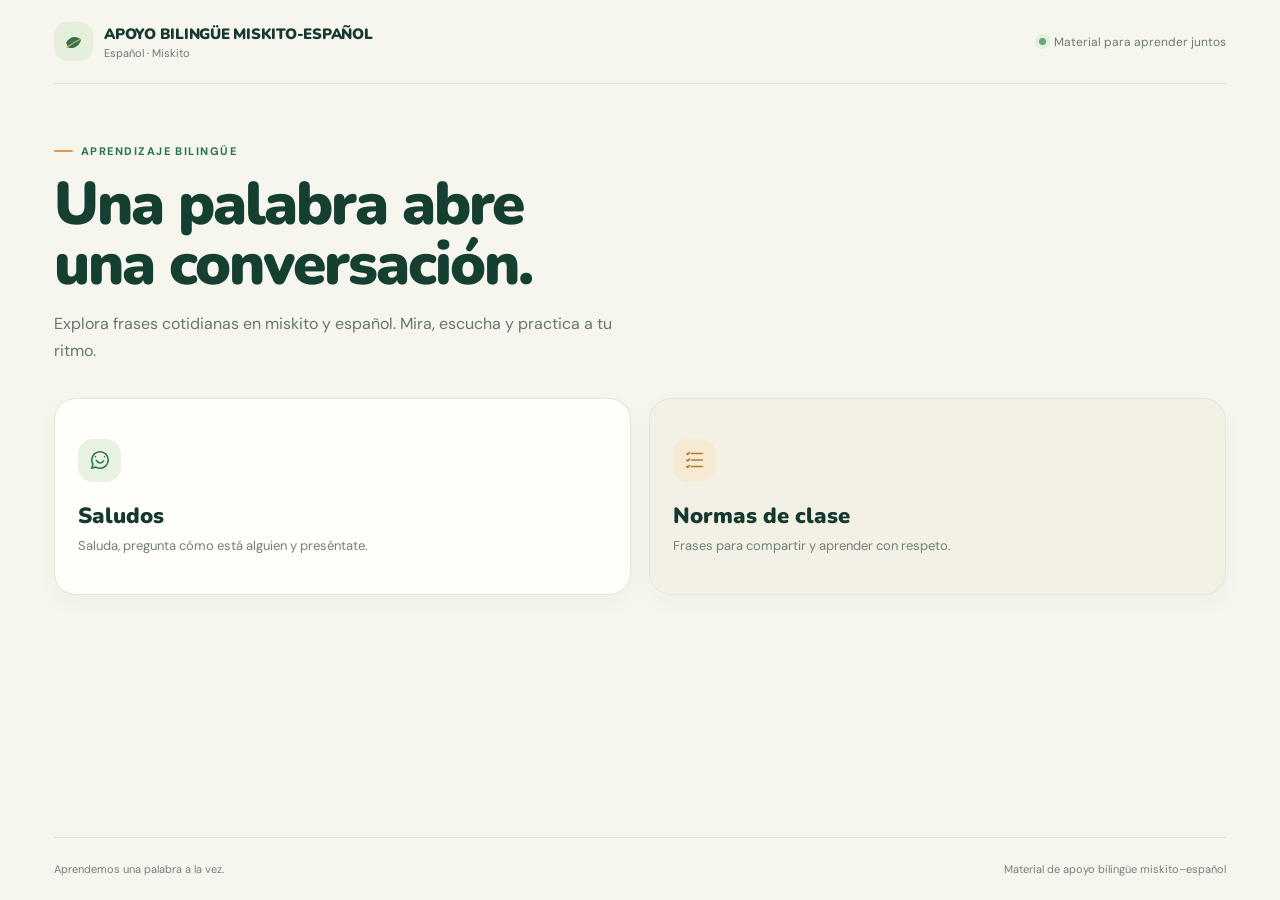
<file: index.html>
<!doctype html>
<html lang="es">
<head>
  <meta charset="utf-8">
  <meta name="viewport" content="width=device-width, initial-scale=1">
  <meta name="theme-color" content="#f7f6ee">
  <meta name="description" content="Aprende saludos y frases cotidianas en miskito y español.">
  <title>APOYO BILINGÜE MISKITO-ESPAÑOL</title>
  <link rel="stylesheet" href="styles.css?v=5">
</head>
<body>
  <div class="app-shell">
    <header class="topbar">
      <a class="brand" href="#menu" aria-label="Ir al menú">
        <span class="brand-mark" aria-hidden="true"><svg viewBox="0 0 40 40"><path d="M8 22c6-10 16-12 24-5-2 9-10 15-20 13l-4-8Z"/><path d="M10 29c7-5 13-9 20-12"/></svg></span>
        <span><strong>APOYO BILINGÜE MISKITO-ESPAÑOL</strong><small>Español · Miskito</small></span>
      </a>
      <div class="topbar-note"><span class="online-dot"></span> Material para aprender juntos</div>
    </header>

    <main id="app" tabindex="-1"></main>

    <footer class="footer"><span>Aprendemos una palabra a la vez.</span><span>Material de apoyo bilingüe miskito–español</span></footer>
  </div>
  <div class="toast" role="status" aria-live="polite"></div>
  <script src="app.js?v=4"></script>
</body>
</html>
</file>
<file: styles.css>
@import url('https://fonts.googleapis.com/css2?family=DM+Sans:wght@400;500;600;700&family=Nunito:wght@600;700;800;900&display=swap');

:root{--ink:#16382f;--muted:#677a6f;--green:#277654;--green-dark:#1b5a40;--lime:#eaf2db;--cream:#f7f6ee;--paper:#fffefa;--line:#e5e8dc;--orange:#e89748;--shadow:0 16px 40px rgba(32,69,49,.08)}
*{box-sizing:border-box}
html{scroll-behavior:smooth}
body{margin:0;background:var(--cream);color:var(--ink);font-family:'DM Sans',system-ui,sans-serif;min-height:100vh}
button,a{-webkit-tap-highlight-color:transparent}
button{font:inherit}
.app-shell{max-width:1240px;margin:auto;padding:0 34px}
.topbar{height:84px;display:flex;align-items:center;justify-content:space-between;border-bottom:1px solid rgba(22,56,47,.1)}
.brand{display:flex;align-items:center;gap:11px;color:var(--ink);text-decoration:none}
.brand-mark{width:39px;height:39px;border-radius:14px;background:#e5efdc;display:grid;place-items:center}.brand-mark svg{width:25px;fill:var(--green)}.brand-mark path+path{fill:none;stroke:#e89748;stroke-width:2;stroke-linecap:round}
.brand strong,.brand small{display:block}.brand strong{font-family:Nunito,sans-serif;font-size:15px;font-weight:900;letter-spacing:-.25px}.brand small{font-size:11px;color:var(--muted);margin-top:2px}
.topbar-note{font-size:12px;color:#6b7c70;display:flex;align-items:center;gap:8px}.online-dot{height:7px;width:7px;border-radius:50%;background:#64a874;box-shadow:0 0 0 4px #e3eee0}
main{min-height:calc(100vh - 147px)}main:focus{outline:none}
.footer{min-height:63px;display:flex;justify-content:space-between;align-items:center;border-top:1px solid rgba(22,56,47,.1);font-size:11px;color:#758177}
.view{padding:36px 0 52px;animation:appear .35s ease both}@keyframes appear{from{opacity:0;transform:translateY(8px)}to{opacity:1;transform:none}}
.back-link{border:0;background:none;padding:5px 0;color:#607568;font-weight:700;font-size:13px;display:inline-flex;align-items:center;gap:8px;cursor:pointer}.back-link:hover{color:var(--green-dark)}
.back-link svg{width:16px;height:16px;flex:0 0 16px;stroke:currentColor;fill:none;stroke-width:1.7;stroke-linecap:round;stroke-linejoin:round}
.hero{position:relative;overflow:hidden;border-radius:26px;background:#e8f0df;min-height:235px;margin:22px 0 30px;padding:34px 42px;display:grid;grid-template-columns:1fr 280px;align-items:center;box-shadow:var(--shadow)}
.hero:after{content:"";position:absolute;width:330px;height:330px;border:1px solid rgba(47,119,82,.13);border-radius:50%;right:118px;top:-195px;box-shadow:0 0 0 30px rgba(47,119,82,.035),0 0 0 60px rgba(47,119,82,.03)}
.hero-copy{position:relative;z-index:1;max-width:590px}.eyebrow{font-size:11px;font-weight:800;letter-spacing:1.45px;text-transform:uppercase;color:var(--green);display:flex;align-items:center;gap:8px}.eyebrow:before{content:"";height:2px;width:19px;border-radius:4px;background:var(--orange)}
h1,h2,h3,p{margin-top:0}.hero h1{font-family:Nunito,sans-serif;font-weight:900;letter-spacing:-1.5px;font-size:clamp(35px,5vw,53px);line-height:1.02;margin:13px 0 11px;color:#153f31}.hero p{color:#597267;font-size:15px;line-height:1.6;margin:0;max-width:460px}
.hero-art{position:relative;z-index:1;width:240px;height:178px;justify-self:center;background-image:url('assets/saludos-sprite.png');background-size:300% 300%;background-position:0 0;background-repeat:no-repeat;filter:drop-shadow(0 10px 12px rgba(36,70,50,.08));border-radius:20px;mix-blend-mode:multiply}
.normas-hero-art{background-image:url('assets/normas-sprite.png');background-size:400% 300%;background-position:100% 50%}
.lesson-toolbar{display:flex;justify-content:space-between;align-items:end;gap:20px;margin-bottom:15px}.section-title{margin:0;font:900 22px Nunito,sans-serif;letter-spacing:-.5px}.section-subtitle{margin:4px 0 0;color:var(--muted);font-size:13px}
.audio-note{font-size:11px;line-height:1.4;color:#718075;background:#edf0e5;padding:9px 12px;border-radius:10px;max-width:360px}
.phrase-list{border-top:1px solid #dce3d6}.phrase{display:grid;grid-template-columns:40px 278px minmax(180px,1fr) minmax(180px,1fr);align-items:stretch;gap:18px;padding:13px 16px;border-bottom:1px solid #dce3d6;min-height:216px;transition:background .2s}.phrase:hover{background:rgba(255,254,250,.68)}
.phrase-no{font:900 15px Nunito,sans-serif;color:#7c9482}.phrase-art{width:264px;height:184px;border-radius:14px;background-color:#fff;background-image:url('assets/saludos-sprite.png');background-size:300% 300%;background-repeat:no-repeat;box-shadow:inset 0 0 0 1px rgba(26,71,49,.04)}
.phrase-art.norma-art{background-image:url('assets/normas-sprite.png');background-size:400% 300%}
.phrase-copy{min-width:0}.phrase-copy .label{display:block;text-transform:uppercase;letter-spacing:1px;font-size:9px;font-weight:800;color:#849186;margin-bottom:4px}.phrase-copy strong{font:800 19px Nunito,sans-serif;letter-spacing:-.25px;line-height:1.2;display:block;overflow-wrap:anywhere}.phrase-copy.es strong{font-family:'DM Sans',sans-serif;font-weight:600;font-size:16px;letter-spacing:-.2px}.phrase-actions{grid-column:3 / 5;display:grid;grid-template-columns:repeat(2,minmax(0,1fr));gap:18px}.listen{height:33px;min-width:0;width:100%;border:1px solid #dce5d9;border-radius:10px;background:var(--paper);color:#386349;padding:0 9px;display:flex;align-items:center;justify-content:center;gap:7px;font-size:10px;font-weight:700;white-space:nowrap;cursor:pointer;transition:transform .15s,background .15s,border-color .15s}.listen svg{width:15px;height:15px;fill:none;stroke:currentColor;stroke-width:1.8;stroke-linecap:round;stroke-linejoin:round}.listen:hover{border-color:#94b597;background:#f4f8ee}.listen:active{transform:scale(.97)}.listen[aria-pressed="true"]{background:#e4f1df;border-color:#97bd95;color:#245d3d}
.notice{display:flex;gap:10px;align-items:flex-start;background:#fff9ed;border:1px solid #f1e3c6;color:#786644;padding:12px 14px;border-radius:13px;font-size:12px;line-height:1.5;margin-top:18px}.notice svg{width:17px;min-width:17px;stroke:#c78935;fill:none;stroke-width:1.8}
.menu-view{padding:60px 0 70px}.menu-intro{max-width:720px;margin:0 0 34px}.menu-intro h1{font:900 clamp(38px,6vw,60px)/1 Nunito,sans-serif;letter-spacing:-2px;margin:16px 0;color:#153f31}.menu-intro p{font-size:16px;line-height:1.7;color:#65776b;max-width:570px}.menu-grid{display:grid;grid-template-columns:repeat(2,minmax(0,1fr));gap:18px}.menu-card{position:relative;min-height:197px;border:1px solid #e1e7d9;border-radius:22px;padding:23px;background:var(--paper);text-align:left;color:var(--ink);cursor:pointer;box-shadow:0 8px 24px rgba(32,69,49,.035);transition:transform .18s,border-color .18s,box-shadow .18s}.menu-card:hover{transform:translateY(-3px);border-color:#b6cfb2;box-shadow:var(--shadow)}.menu-card:active{transform:scale(.99)}.menu-card .icon{height:43px;width:43px;border-radius:15px;background:#e9f1e1;display:grid;place-items:center;color:var(--green);margin-bottom:19px}.menu-card .icon svg{height:22px;width:22px;fill:none;stroke:currentColor;stroke-width:1.7;stroke-linecap:round;stroke-linejoin:round}.menu-card h2{font:900 22px Nunito,sans-serif;margin:0 0 5px}.menu-card p{font-size:13px;color:#728077;margin:0;max-width:320px;line-height:1.5}.card-arrow{position:absolute;right:23px;top:31px;color:#759178;font-size:22px}.menu-card.secondary{background:#f3f1e5}.menu-card.secondary .icon{background:#f6ead2;color:#b47a36}.coming{display:inline-block;margin-top:14px;font-size:9px;font-weight:800;letter-spacing:.8px;text-transform:uppercase;color:#9a8159}
.toast{position:fixed;left:50%;bottom:24px;z-index:5;transform:translate(-50%,12px);opacity:0;pointer-events:none;background:#183d31;color:white;padding:10px 15px;border-radius:12px;font-size:12px;box-shadow:var(--shadow);transition:opacity .2s,transform .2s}.toast.show{opacity:1;transform:translate(-50%,0)}
@media(max-width:800px){.app-shell{padding:0 22px}.phrase{grid-template-columns:32px 248px minmax(100px,1fr) minmax(100px,1fr);gap:13px;padding:12px 8px;min-height:194px}.phrase-art{width:236px;height:168px}.hero{grid-template-columns:1fr 210px;padding:29px}.hero-art{width:200px;height:150px}}
@media(max-width:560px){.app-shell{padding:0 16px}.topbar{height:70px}.topbar-note{font-size:0}.topbar-note .online-dot{font-size:initial}.footer{gap:15px;line-height:1.5}.footer span:last-child{text-align:right}.view{padding-top:22px}.hero{grid-template-columns:1fr;min-height:0;padding:27px 23px 0;margin:17px 0 24px}.hero h1{font-size:39px}.hero p{font-size:14px}.hero-art{width:190px;height:132px;justify-self:end;margin-top:2px;margin-right:3px}.lesson-toolbar{align-items:flex-start;flex-direction:column;gap:10px}.audio-note{max-width:none}.phrase{grid-template-columns:28px minmax(0,1fr) minmax(0,1fr);gap:9px;padding:12px 2px;min-height:0}.phrase-no{font-size:13px}.phrase-art{grid-column:2 / 4;justify-self:center;width:200px;max-width:100%;height:152px;border-radius:12px}.phrase-copy.miskito{grid-column:2}.phrase-copy.es{grid-column:3}.phrase-copy .label{font-size:8px;letter-spacing:.7px}.phrase-copy strong{font-size:16px}.phrase-copy.es strong{font-size:13px}.phrase-actions{grid-column:2 / 4;gap:7px}.listen{height:32px;padding:0 6px;font-size:9px;gap:5px}.listen svg{width:13px;height:13px}.menu-view{padding:44px 0}.menu-grid{grid-template-columns:1fr;gap:13px}.menu-card{min-height:165px}.menu-intro h1{letter-spacing:-1.4px}}
@media(prefers-reduced-motion:reduce){*,*:before,*:after{scroll-behavior:auto!important;animation-duration:.01ms!important;transition-duration:.01ms!important}}
</file>
